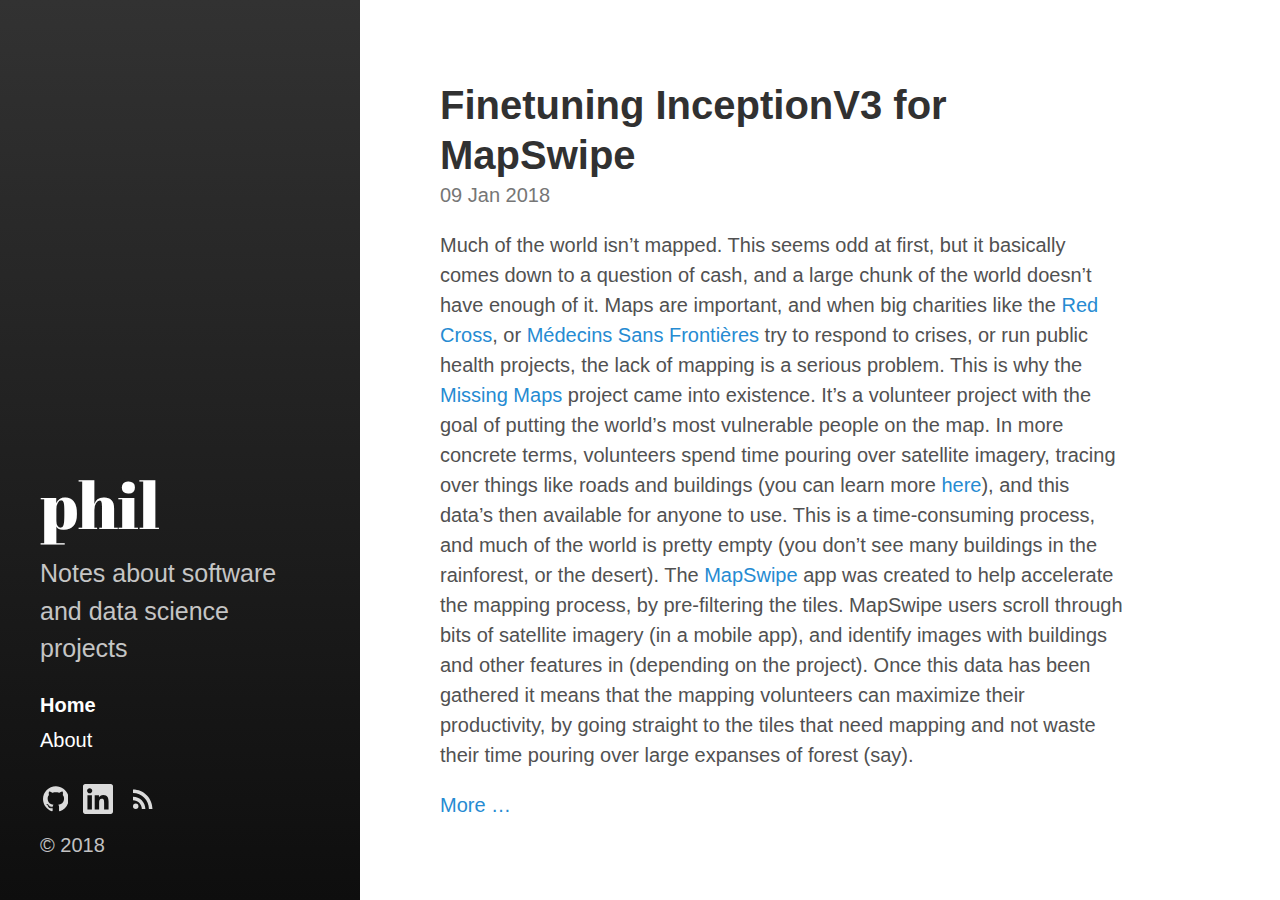
<file: index.html>
<!DOCTYPE html>
<html lang="en-us">

  <head>
  <link href="http://gmpg.org/xfn/11" rel="profile" />
  <meta http-equiv="X-UA-Compatible" content="IE=edge" />
  <meta http-equiv="content-type" content="text/html; charset=utf-8" />

  <!-- Enable responsiveness on mobile devices-->
  <meta name="viewport" content="width=device-width, initial-scale=1.0, maximum-scale=1" />

  <title>
    
      phil &middot; Philip Tromans Blog
    
  </title>


  <!-- CSS -->
  <link rel="stylesheet" href="/assets/css/main.css" />
  

<link rel="stylesheet" href="https://fonts.googleapis.com/css?family=Abril+Fatface" />

  <!-- Icons -->
  <link rel="apple-touch-icon-precomposed" sizes="144x144" href="/favicon.png" />
<link rel="shortcut icon" href="/favicon.ico" />

  <!-- RSS -->
  <link rel="alternate" type="application/rss+xml" title="RSS" href="/feed.xml" />

  <!-- Additional head bits without overriding original head -->
</head>


  <body class="index home">

    <div id="sidebar">
  <header>
    <h1 class="site-title">
      <a href="/">
        
        phil
      </a>
    </h1>
    <p class="lead">Notes about software and data science projects</p>
  </header>
  <nav id="sidebar-nav-links">
  
    <a class="home-link  active"
        href="/">Home</a>
  
  

  

  


  

  
    
      <a class="page-link "
          href="/about/">About</a>
    
  

  
    
  

  

  


  


  

  
    
  

  
    
  

  

  


  <!-- Optional additional links to insert in sidebar nav -->
</nav>


  

  <nav id="sidebar-icon-links">
    <a id="github-link"
       class="icon" title="Github" aria-label="Github"
       href="https://github.com/philiptromans">
      <svg version="1.1" xmlns="http://www.w3.org/2000/svg" viewBox="0 0 24 28"><path d="M12 2c6.625 0 12 5.375 12 12 0 5.297-3.437 9.797-8.203 11.391-0.609 0.109-0.828-0.266-0.828-0.578 0-0.391 0.016-1.687 0.016-3.297 0-1.125-0.375-1.844-0.812-2.219 2.672-0.297 5.484-1.313 5.484-5.922 0-1.313-0.469-2.375-1.234-3.219 0.125-0.313 0.531-1.531-0.125-3.187-1-0.313-3.297 1.234-3.297 1.234-0.953-0.266-1.984-0.406-3-0.406s-2.047 0.141-3 0.406c0 0-2.297-1.547-3.297-1.234-0.656 1.656-0.25 2.875-0.125 3.187-0.766 0.844-1.234 1.906-1.234 3.219 0 4.594 2.797 5.625 5.469 5.922-0.344 0.313-0.656 0.844-0.766 1.609-0.688 0.313-2.438 0.844-3.484-1-0.656-1.141-1.844-1.234-1.844-1.234-1.172-0.016-0.078 0.734-0.078 0.734 0.781 0.359 1.328 1.75 1.328 1.75 0.703 2.141 4.047 1.422 4.047 1.422 0 1 0.016 1.937 0.016 2.234 0 0.313-0.219 0.688-0.828 0.578-4.766-1.594-8.203-6.094-8.203-11.391 0-6.625 5.375-12 12-12zM4.547 19.234c0.031-0.063-0.016-0.141-0.109-0.187-0.094-0.031-0.172-0.016-0.203 0.031-0.031 0.063 0.016 0.141 0.109 0.187 0.078 0.047 0.172 0.031 0.203-0.031zM5.031 19.766c0.063-0.047 0.047-0.156-0.031-0.25-0.078-0.078-0.187-0.109-0.25-0.047-0.063 0.047-0.047 0.156 0.031 0.25 0.078 0.078 0.187 0.109 0.25 0.047zM5.5 20.469c0.078-0.063 0.078-0.187 0-0.297-0.063-0.109-0.187-0.156-0.266-0.094-0.078 0.047-0.078 0.172 0 0.281s0.203 0.156 0.266 0.109zM6.156 21.125c0.063-0.063 0.031-0.203-0.063-0.297-0.109-0.109-0.25-0.125-0.313-0.047-0.078 0.063-0.047 0.203 0.063 0.297 0.109 0.109 0.25 0.125 0.313 0.047zM7.047 21.516c0.031-0.094-0.063-0.203-0.203-0.25-0.125-0.031-0.266 0.016-0.297 0.109s0.063 0.203 0.203 0.234c0.125 0.047 0.266 0 0.297-0.094zM8.031 21.594c0-0.109-0.125-0.187-0.266-0.172-0.141 0-0.25 0.078-0.25 0.172 0 0.109 0.109 0.187 0.266 0.172 0.141 0 0.25-0.078 0.25-0.172zM8.937 21.438c-0.016-0.094-0.141-0.156-0.281-0.141-0.141 0.031-0.234 0.125-0.219 0.234 0.016 0.094 0.141 0.156 0.281 0.125s0.234-0.125 0.219-0.219z"></path>
</svg>

    </a>

    <a id="linkedin-link" class="icon" title="LinkedIn" aria-label="LinkedIn"
    href="https://www.linkedin.com/in/philiptromans/">
    <svg
   viewBox="0 0 24 24"
   height="24"
   width="24"
   xml:space="preserve"
   version="1.1"><g
     transform="matrix(1.3333333,0,0,-1.3333333,0,24)"
     id="g10"><g
       transform="scale(0.1)"
       id="g12">
       <path
         id="path14"
         style="fill-rule:nonzero;stroke:none"
         d="m 153.379,26.6211 h -26.691 v 41.7773 c 0,9.961 -0.172,22.7735 -13.875,22.7735 -13.8872,0 -16.0083,-10.8594 -16.0083,-22.0625 V 26.6211 H 70.1367 V 112.52 h 25.586 v -11.743 h 0.3711 c 3.5664,6.754 12.2652,13.871 25.2542,13.871 27.043,0 32.031,-17.7847 32.031,-40.9175 z M 40.0391,124.254 c -8.5743,0 -15.5,6.937 -15.5,15.48 0,8.547 6.9257,15.485 15.5,15.485 8.5351,0 15.4687,-6.938 15.4687,-15.485 0,-8.543 -6.9336,-15.48 -15.4687,-15.48 z M 53.3906,26.6211 H 26.6602 V 112.52 H 53.3906 Z M 166.672,180 H 13.2734 C 5.94922,180 0,174.191 0,167.023 V 12.9883 C 0,5.82031 5.94922,0 13.2734,0 H 166.672 c 7.344,0 13.316,5.82031 13.316,12.9883 V 167.023 c 0,7.168 -5.972,12.977 -13.316,12.977" />
        </g></g></svg>
	</a>

  <a id="subscribe-link"
     class="icon" title="Subscribe" aria-label="Subscribe"
     href="/feed.xml">
    <svg fill="#000000" height="24" viewBox="0 0 24 24" width="24" xmlns="http://www.w3.org/2000/svg">
    <path d="M0 0h24v24H0z" fill="none"/>
    <circle cx="6.18" cy="17.82" r="2.18"/>
    <path d="M4 4.44v2.83c7.03 0 12.73 5.7 12.73 12.73h2.83c0-8.59-6.97-15.56-15.56-15.56zm0 5.66v2.83c3.9 0 7.07 3.17 7.07 7.07h2.83c0-5.47-4.43-9.9-9.9-9.9z"/>
</svg>
  </a>

  
  
  
  

  

  

  <!-- Optional additional links to insert for icons links -->
</nav>
  <p>
  &copy; 2018
</p>
</div>

    <main class="container">
      <div class="content">
  


  

  
  <article class="post-body">
    <h2 class="post-title">
      <a href="/2018/01/09/finetuning-inceptionv3-for-mapswipe.html">
        Finetuning InceptionV3 for MapSwipe
      </a>
    </h2>
    <div class="post-meta">
  <span class="post-date">09 Jan 2018</span>
  <span class="post-categories">
    
  </span>
</div>

    
      <p>Much of the world isn’t mapped. This seems odd at first, but it basically comes down to a question of cash, and a large chunk of the world doesn’t have enough of it. Maps are important, and when big charities like the <a href="https://www.icrc.org/">Red Cross</a>, or <a href="https://www.msf.org.uk">Médecins Sans Frontières</a> try to respond to crises, or run public health projects, the lack of mapping is a serious problem. This is why the <a href="http://www.missingmaps.org/">Missing Maps</a> project came into existence. It’s a volunteer project with the goal of putting the world’s most vulnerable people on the map. In more concrete terms, volunteers spend time pouring over satellite imagery, tracing over things like roads and buildings (you can learn more <a href="http://www.missingmaps.org/">here</a>), and this data’s then available for anyone to use. This is a time-consuming process, and much of the world is pretty empty (you don’t see many buildings in the rainforest, or the desert). The <a href="https://mapswipe.org/">MapSwipe</a> app was created to help accelerate the mapping process, by pre-filtering the tiles. MapSwipe users scroll through bits of satellite imagery (in a  mobile app), and identify images with buildings and other features in (depending on the project). Once this data has been gathered it means that the mapping volunteers can maximize their productivity, by going straight to the tiles that need mapping and not waste their time pouring over large expanses of forest (say).</p>


    

    
      
      
      

      
        <a href="/2018/01/09/finetuning-inceptionv3-for-mapswipe.html">More &hellip;</a>
      
    
  </article>
  

  

</div>
    </main>

    <!-- Optional footer content -->

  </body>
</html>
</file>
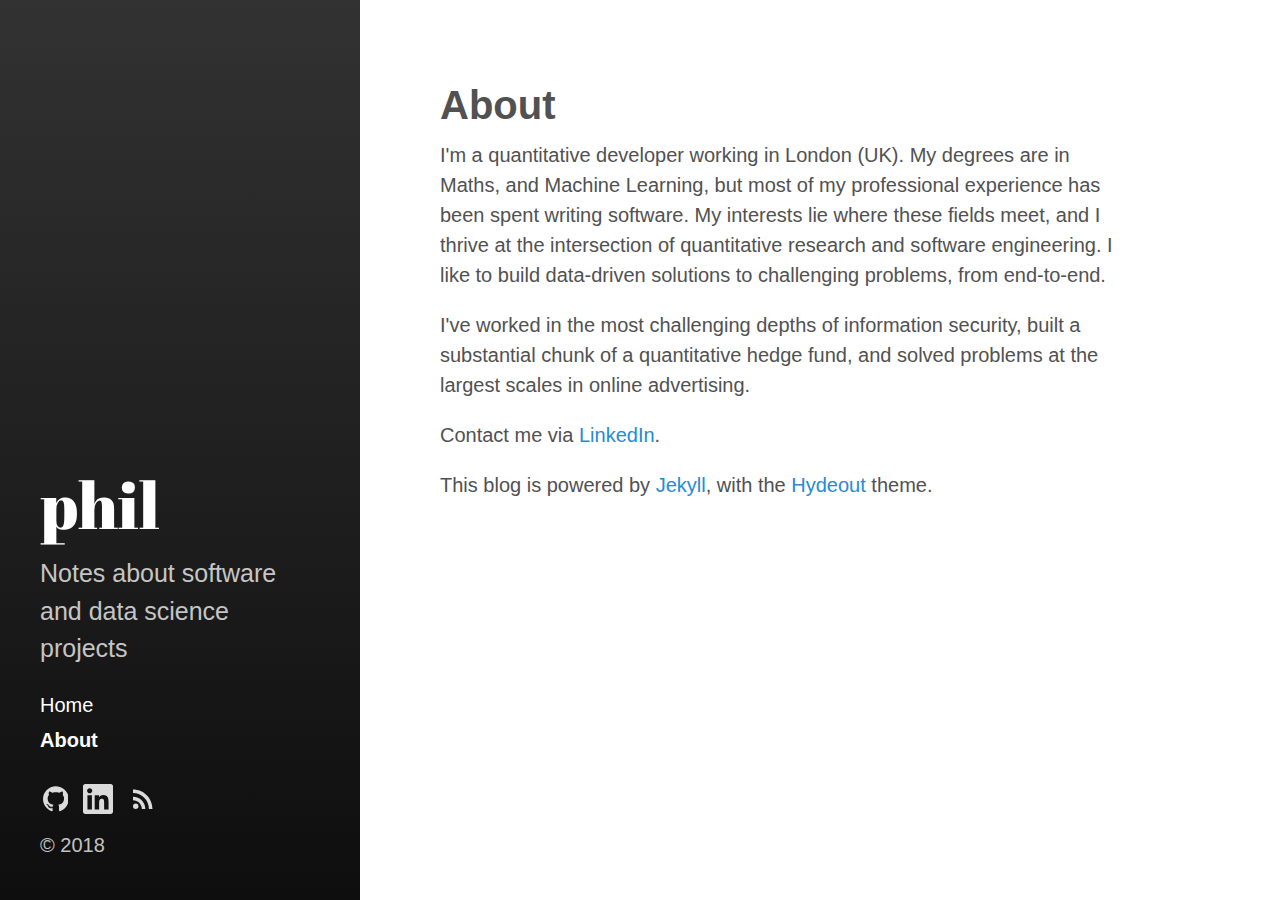
<file: about/index.html>
<!DOCTYPE html>
<html lang="en-us">

  <head>
  <link href="http://gmpg.org/xfn/11" rel="profile" />
  <meta http-equiv="X-UA-Compatible" content="IE=edge" />
  <meta http-equiv="content-type" content="text/html; charset=utf-8" />

  <!-- Enable responsiveness on mobile devices-->
  <meta name="viewport" content="width=device-width, initial-scale=1.0, maximum-scale=1" />

  <title>
    
      About &middot; phil
    
  </title>

 

  <!-- CSS -->
  <link rel="stylesheet" href="/assets/css/main.css" />
  

<link rel="stylesheet" href="https://fonts.googleapis.com/css?family=Abril+Fatface" />

  <!-- Icons -->
  <link rel="apple-touch-icon-precomposed" sizes="144x144" href="/favicon.png" />
<link rel="shortcut icon" href="/favicon.ico" />

  <!-- RSS -->
  <link rel="alternate" type="application/rss+xml" title="RSS" href="/feed.xml" />

  <!-- Additional head bits without overriding original head -->
</head>


  <body class="page">

    <div id="sidebar">
  <header>
    <div class="site-title">
      <a href="/">
        
          <span class="back-arrow icon"><svg fill="#000000" height="24" viewBox="0 0 24 24" width="24" xmlns="http://www.w3.org/2000/svg">
  <path d="M0 0h24v24H0z" fill="none"/>
  <path d="M20 11H7.83l5.59-5.59L12 4l-8 8 8 8 1.41-1.41L7.83 13H20v-2z"/>
</svg></span>
        
        phil
      </a>
    </div>
    <p class="lead">Notes about software and data science projects</p>
  </header>
  <nav id="sidebar-nav-links">
  
    <a class="home-link "
        href="/">Home</a>
  
  

  

  


  

  
    
      <a class="page-link  active"
          href="/about/">About</a>
    
  

  
    
  

  

  


  


  

  
    
  

  
    
  

  

  


  <!-- Optional additional links to insert in sidebar nav -->
</nav>


  

  <nav id="sidebar-icon-links">
    <a id="github-link"
       class="icon" title="Github" aria-label="Github"
       href="https://github.com/philiptromans">
      <svg version="1.1" xmlns="http://www.w3.org/2000/svg" viewBox="0 0 24 28"><path d="M12 2c6.625 0 12 5.375 12 12 0 5.297-3.437 9.797-8.203 11.391-0.609 0.109-0.828-0.266-0.828-0.578 0-0.391 0.016-1.687 0.016-3.297 0-1.125-0.375-1.844-0.812-2.219 2.672-0.297 5.484-1.313 5.484-5.922 0-1.313-0.469-2.375-1.234-3.219 0.125-0.313 0.531-1.531-0.125-3.187-1-0.313-3.297 1.234-3.297 1.234-0.953-0.266-1.984-0.406-3-0.406s-2.047 0.141-3 0.406c0 0-2.297-1.547-3.297-1.234-0.656 1.656-0.25 2.875-0.125 3.187-0.766 0.844-1.234 1.906-1.234 3.219 0 4.594 2.797 5.625 5.469 5.922-0.344 0.313-0.656 0.844-0.766 1.609-0.688 0.313-2.438 0.844-3.484-1-0.656-1.141-1.844-1.234-1.844-1.234-1.172-0.016-0.078 0.734-0.078 0.734 0.781 0.359 1.328 1.75 1.328 1.75 0.703 2.141 4.047 1.422 4.047 1.422 0 1 0.016 1.937 0.016 2.234 0 0.313-0.219 0.688-0.828 0.578-4.766-1.594-8.203-6.094-8.203-11.391 0-6.625 5.375-12 12-12zM4.547 19.234c0.031-0.063-0.016-0.141-0.109-0.187-0.094-0.031-0.172-0.016-0.203 0.031-0.031 0.063 0.016 0.141 0.109 0.187 0.078 0.047 0.172 0.031 0.203-0.031zM5.031 19.766c0.063-0.047 0.047-0.156-0.031-0.25-0.078-0.078-0.187-0.109-0.25-0.047-0.063 0.047-0.047 0.156 0.031 0.25 0.078 0.078 0.187 0.109 0.25 0.047zM5.5 20.469c0.078-0.063 0.078-0.187 0-0.297-0.063-0.109-0.187-0.156-0.266-0.094-0.078 0.047-0.078 0.172 0 0.281s0.203 0.156 0.266 0.109zM6.156 21.125c0.063-0.063 0.031-0.203-0.063-0.297-0.109-0.109-0.25-0.125-0.313-0.047-0.078 0.063-0.047 0.203 0.063 0.297 0.109 0.109 0.25 0.125 0.313 0.047zM7.047 21.516c0.031-0.094-0.063-0.203-0.203-0.25-0.125-0.031-0.266 0.016-0.297 0.109s0.063 0.203 0.203 0.234c0.125 0.047 0.266 0 0.297-0.094zM8.031 21.594c0-0.109-0.125-0.187-0.266-0.172-0.141 0-0.25 0.078-0.25 0.172 0 0.109 0.109 0.187 0.266 0.172 0.141 0 0.25-0.078 0.25-0.172zM8.937 21.438c-0.016-0.094-0.141-0.156-0.281-0.141-0.141 0.031-0.234 0.125-0.219 0.234 0.016 0.094 0.141 0.156 0.281 0.125s0.234-0.125 0.219-0.219z"></path>
</svg>

    </a>

    <a id="linkedin-link" class="icon" title="LinkedIn" aria-label="LinkedIn"
    href="https://www.linkedin.com/in/philiptromans/">
    <svg
   viewBox="0 0 24 24"
   height="24"
   width="24"
   xml:space="preserve"
   version="1.1"><g
     transform="matrix(1.3333333,0,0,-1.3333333,0,24)"
     id="g10"><g
       transform="scale(0.1)"
       id="g12">
       <path
         id="path14"
         style="fill-rule:nonzero;stroke:none"
         d="m 153.379,26.6211 h -26.691 v 41.7773 c 0,9.961 -0.172,22.7735 -13.875,22.7735 -13.8872,0 -16.0083,-10.8594 -16.0083,-22.0625 V 26.6211 H 70.1367 V 112.52 h 25.586 v -11.743 h 0.3711 c 3.5664,6.754 12.2652,13.871 25.2542,13.871 27.043,0 32.031,-17.7847 32.031,-40.9175 z M 40.0391,124.254 c -8.5743,0 -15.5,6.937 -15.5,15.48 0,8.547 6.9257,15.485 15.5,15.485 8.5351,0 15.4687,-6.938 15.4687,-15.485 0,-8.543 -6.9336,-15.48 -15.4687,-15.48 z M 53.3906,26.6211 H 26.6602 V 112.52 H 53.3906 Z M 166.672,180 H 13.2734 C 5.94922,180 0,174.191 0,167.023 V 12.9883 C 0,5.82031 5.94922,0 13.2734,0 H 166.672 c 7.344,0 13.316,5.82031 13.316,12.9883 V 167.023 c 0,7.168 -5.972,12.977 -13.316,12.977" />
        </g></g></svg>
	</a>

  <a id="subscribe-link"
     class="icon" title="Subscribe" aria-label="Subscribe"
     href="/feed.xml">
    <svg fill="#000000" height="24" viewBox="0 0 24 24" width="24" xmlns="http://www.w3.org/2000/svg">
    <path d="M0 0h24v24H0z" fill="none"/>
    <circle cx="6.18" cy="17.82" r="2.18"/>
    <path d="M4 4.44v2.83c7.03 0 12.73 5.7 12.73 12.73h2.83c0-8.59-6.97-15.56-15.56-15.56zm0 5.66v2.83c3.9 0 7.07 3.17 7.07 7.07h2.83c0-5.47-4.43-9.9-9.9-9.9z"/>
</svg>
  </a>

  
  
  
  

  

  

  <!-- Optional additional links to insert for icons links -->
</nav>
  <p>
  &copy; 2018
</p>
</div>

    <main class="container">
      <header>
  <h1 class="page-title">About</h1>
</header>
<div class="content">
  <p>I'm a quantitative developer working in London (UK). My degrees are in Maths, and Machine Learning, but most of my professional experience has been spent writing software. My interests lie where these fields meet, and I thrive at the intersection of quantitative research and software engineering. I like to build data-driven solutions to challenging problems, from end-to-end.</p>

<p>I've worked in the most challenging depths of information security, built a substantial chunk of a quantitative hedge fund, and solved problems at the largest scales in online advertising.</p>

<p>Contact me via <a href="https://www.linkedin.com/in/philiptromans/">LinkedIn</a>.</p>

<p>This blog is powered by <a href="https://jekyllrb.com/">Jekyll</a>, with the <a href="https://github.com/fongandrew/hydeout">Hydeout</a> theme.</p>

</div>

    </main>

    <!-- Optional footer content -->

  </body>
</html>
</file>
<file: assets/css/main.css>
/*
  Most of these imports are derived from https://github.com/poole/poole.
  Designed, built, and released under MIT license by @mdo.
*/
* {
  -webkit-box-sizing: border-box;
  -moz-box-sizing: border-box;
  box-sizing: border-box; }

html,
body {
  margin: 0;
  padding: 0; }

html {
  font-family: -apple-system, BlinkMacSystemFont, "Segoe UI", "Roboto", "Oxygen", "Ubuntu", "Cantarell", "Fira Sans", "Droid Sans", "Helvetica Neue", Arial, sans-serif;
  font-size: 1rem;
  line-height: 1.5; }
  @media (min-width: 49rem) {
    html {
      font-size: 1.25rem; } }

body {
  -webkit-text-size-adjust: 100%;
  -ms-text-size-adjust: 100%; }

main, article, section {
  display: block; }

a {
  color: #268bd2;
  text-decoration: none; }
  a:hover, a:focus {
    text-decoration: underline; }
  a strong {
    color: inherit; }

img {
  max-width: 100%;
  border-radius: 5px;
  height: auto; }

table {
  margin-bottom: 1rem;
  width: 100%;
  font-size: 85%;
  border: 1px solid #e5e5e5;
  border-collapse: collapse; }

td,
th {
  padding: .25rem .5rem;
  border: 1px solid #e5e5e5; }

th {
  text-align: left; }

tbody tr:nth-child(odd) td,
tbody tr:nth-child(odd) th {
  background-color: #f9f9f9; }

input[type="text"], input[type="search"], input[type="submit"], button {
  padding: 1em 1.5em;
  border: 1px solid #e5e5e5;
  border-radius: 300px; }

button, input[type="submit"] {
  cursor: pointer;
  background: transparent;
  border-color: #e5e5e5;
  color: #268bd2;
  transition: color 0.6s ease-in-out, border-color 0.6s ease-in-out, background 0.6s ease-in-out; }
  button:hover, input[type="submit"]:hover {
    background: #268bd2;
    border-color: #268bd2;
    color: white;
    box-shadow: 1px 1px 1px rgba(0, 0, 0, 0.16); }

h1, h2, h3, h4, h5, h6, .site-title {
  margin-bottom: 0.5rem;
  font-weight: 600;
  line-height: 1.25;
  color: #313131;
  text-rendering: optimizeLegibility; }

h1 {
  font-size: 2rem; }

h2 {
  margin-top: 1rem;
  font-size: 1.5rem; }

h3 {
  margin-top: 1.5rem;
  font-size: 1.25rem; }

h4, h5, h6 {
  margin-top: 1rem;
  font-size: 1rem; }

p {
  margin-top: 0;
  margin-bottom: 1rem; }

strong {
  color: #303030; }

ul, ol, dl {
  margin-top: 0;
  margin-bottom: 1rem; }

dt {
  font-weight: bold; }

dd {
  margin-bottom: .5rem; }

hr {
  position: relative;
  margin: 1.5rem 0;
  border: 0;
  border-top: 1px solid #eee;
  border-bottom: 1px solid #fff; }

abbr {
  font-size: 85%;
  font-weight: bold;
  color: #555;
  text-transform: uppercase; }
  abbr[title] {
    cursor: help;
    border-bottom: 1px dotted #e5e5e5; }

blockquote {
  padding: .5rem 1rem;
  margin: .8rem 0;
  color: #7a7a7a;
  border-left: 0.25rem solid #e5e5e5; }
  blockquote p:last-child {
    margin-bottom: 0; }
  @media (min-width: 30em) {
    blockquote {
      padding-right: 5rem;
      padding-left: 1.25rem; } }

a[href^="#fn:"],
a[href^="#fnref:"] {
  display: inline-block;
  margin-left: .1rem;
  font-weight: bold; }

.footnotes {
  margin-top: 2rem;
  font-size: 85%; }

.lead {
  font-size: 1.25rem;
  font-weight: 300; }

a svg, .icon svg {
  height: 1em;
  width: auto; }

a svg {
  fill: #268bd2; }

.icon {
  vertical-align: middle; }

.highlight .hll {
  background-color: #ffc; }

.highlight .c {
  color: #999; }

/* Comment */
.highlight .err {
  color: #a00;
  background-color: #faa; }

/* Error */
.highlight .k {
  color: #069; }

/* Keyword */
.highlight .o {
  color: #555; }

/* Operator */
.highlight .cm {
  color: #09f;
  font-style: italic; }

/* Comment.Multiline */
.highlight .cp {
  color: #099; }

/* Comment.Preproc */
.highlight .c1 {
  color: #999; }

/* Comment.Single */
.highlight .cs {
  color: #999; }

/* Comment.Special */
.highlight .gd {
  background-color: #fcc;
  border: 1px solid #c00; }

/* Generic.Deleted */
.highlight .ge {
  font-style: italic; }

/* Generic.Emph */
.highlight .gr {
  color: #f00; }

/* Generic.Error */
.highlight .gh {
  color: #030; }

/* Generic.Heading */
.highlight .gi {
  background-color: #cfc;
  border: 1px solid #0c0; }

/* Generic.Inserted */
.highlight .go {
  color: #aaa; }

/* Generic.Output */
.highlight .gp {
  color: #009; }

/* Generic.Prompt */
/* Generic.Strong */
.highlight .gu {
  color: #030; }

/* Generic.Subheading */
.highlight .gt {
  color: #9c6; }

/* Generic.Traceback */
.highlight .kc {
  color: #069; }

/* Keyword.Constant */
.highlight .kd {
  color: #069; }

/* Keyword.Declaration */
.highlight .kn {
  color: #069; }

/* Keyword.Namespace */
.highlight .kp {
  color: #069; }

/* Keyword.Pseudo */
.highlight .kr {
  color: #069; }

/* Keyword.Reserved */
.highlight .kt {
  color: #078; }

/* Keyword.Type */
.highlight .m {
  color: #f60; }

/* Literal.Number */
.highlight .s {
  color: #d44950; }

/* Literal.String */
.highlight .na {
  color: #4f9fcf; }

/* Name.Attribute */
.highlight .nb {
  color: #366; }

/* Name.Builtin */
.highlight .nc {
  color: #0a8; }

/* Name.Class */
.highlight .no {
  color: #360; }

/* Name.Constant */
.highlight .nd {
  color: #99f; }

/* Name.Decorator */
.highlight .ni {
  color: #999; }

/* Name.Entity */
.highlight .ne {
  color: #c00; }

/* Name.Exception */
.highlight .nf {
  color: #c0f; }

/* Name.Function */
.highlight .nl {
  color: #99f; }

/* Name.Label */
.highlight .nn {
  color: #0cf; }

/* Name.Namespace */
.highlight .nt {
  color: #2f6f9f; }

/* Name.Tag */
.highlight .nv {
  color: #033; }

/* Name.Variable */
.highlight .ow {
  color: #000; }

/* Operator.Word */
.highlight .w {
  color: #bbb; }

/* Text.Whitespace */
.highlight .mf {
  color: #f60; }

/* Literal.Number.Float */
.highlight .mh {
  color: #f60; }

/* Literal.Number.Hex */
.highlight .mi {
  color: #f60; }

/* Literal.Number.Integer */
.highlight .mo {
  color: #f60; }

/* Literal.Number.Oct */
.highlight .sb {
  color: #c30; }

/* Literal.String.Backtick */
.highlight .sc {
  color: #c30; }

/* Literal.String.Char */
.highlight .sd {
  color: #c30;
  font-style: italic; }

/* Literal.String.Doc */
.highlight .s2 {
  color: #c30; }

/* Literal.String.Double */
.highlight .se {
  color: #c30; }

/* Literal.String.Escape */
.highlight .sh {
  color: #c30; }

/* Literal.String.Heredoc */
.highlight .si {
  color: #a00; }

/* Literal.String.Interpol */
.highlight .sx {
  color: #c30; }

/* Literal.String.Other */
.highlight .sr {
  color: #3aa; }

/* Literal.String.Regex */
.highlight .s1 {
  color: #c30; }

/* Literal.String.Single */
.highlight .ss {
  color: #fc3; }

/* Literal.String.Symbol */
.highlight .bp {
  color: #366; }

/* Name.Builtin.Pseudo */
.highlight .vc {
  color: #033; }

/* Name.Variable.Class */
.highlight .vg {
  color: #033; }

/* Name.Variable.Global */
.highlight .vi {
  color: #033; }

/* Name.Variable.Instance */
.highlight .il {
  color: #f60; }

/* Literal.Number.Integer.Long */
.css .o,
.css .o + .nt,
.css .nt + .nt {
  color: #999; }

code,
pre {
  font-family: Menlo, Monaco, "Courier New", monospace; }

code {
  padding: .25em .5em;
  font-size: 85%;
  color: #bf616a;
  background-color: #f9f9f9;
  border-radius: 3px; }

pre {
  margin-top: 0;
  margin-bottom: 1rem; }

pre code {
  padding: 0;
  font-size: 100%;
  color: inherit;
  background-color: transparent; }

.highlight {
  padding: 1rem;
  margin-bottom: 1rem;
  font-size: .8rem;
  line-height: 1.4;
  background-color: #f9f9f9;
  border-radius: .25rem; }
  .highlight pre {
    margin-bottom: 0;
    overflow-x: auto; }
  .highlight .lineno {
    display: inline-block;
    padding-right: .75rem;
    padding-left: .25rem;
    color: #999;
    -webkit-user-select: none;
    -moz-user-select: none;
    user-select: none; }

pre {
  max-width: 100%;
  overflow-x: auto; }

/*
  Layout

  Styles for managing the structural hierarchy of the site.
  Hydeout features the large colored sidebar from Hyde that houses the
  site name, intro, and "footer" content. Sidebar is on top of content on
  mobile and expands into sidebar on larger width displays.

  Sidebar CSS assumes HTML looks like this for post pages:

    body
    > #sidebar
      > header (primary sidebar content -- i.e. title)
        > h1 (home page only, otherwise div or span)
      > secondary nav content we may want to hide on certain pages
    > .container
      > h1 (non-home page)
      > .content

  Basic approach is to color in body, make sidebar background transparent,
  and then fill in the .container or .content elements depending on how far
  we want the sidebar or header to stretch.
*/
body {
  color: rgba(255, 255, 255, 0.75);
  background-color: #202020;
  background-image: linear-gradient(to bottom, #323232, #0e0e0e);
  display: flex;
  flex-direction: column;
  min-width: 100vw;
  min-height: 100vh; }

#sidebar {
  flex: 0 0 auto;
  padding: 2rem; }
  #sidebar .site-title {
    font-family: "Abril Fatface", serif;
    font-weight: normal;
    font-size: 1.25rem;
    color: rgba(255, 255, 255, 0.75);
    margin-top: 0;
    margin-bottom: 0.5rem; }
    #sidebar .site-title a {
      color: inherit; }
      #sidebar .site-title a:hover {
        color: white; }
    #sidebar .site-title .back-arrow {
      margin-right: 0.5rem; }

.container {
  flex: 1 1 auto;
  display: flex;
  flex-direction: column; }
  .container > .content {
    flex-grow: 1; }

.content {
  background: #fff;
  color: #515151;
  padding: 2rem; }

/* -----------------------------------------------------------
  Mobile view
----------------------------------------------------------- */
#sidebar header ~ *, #sidebar header ~ nav, #sidebar p.lead {
  display: none; }

.container > header {
  background: transparent;
  color: white;
  margin: -1.5rem 2rem 2rem; }
  .container > header h1, .container > header h2 {
    color: white; }
    .container > header h1:last-child, .container > header h2:last-child {
      margin-bottom: 0; }

/* -----------------------------------------------------------
  Mobile view for home page)
----------------------------------------------------------- */
.home #sidebar {
  text-align: center; }
  .home #sidebar .site-title {
    font-size: 3.25rem;
    color: white; }
  .home #sidebar header ~ *, .home #sidebar p.lead {
    display: block; }
  .home #sidebar header ~ nav {
    display: flex; }
  .home #sidebar > *:last-child {
    margin-bottom: 0.5rem; }

/* -----------------------------------------------------------
  Tablet / Desktop view
----------------------------------------------------------- */
@media (min-width: 49rem) {
  body {
    flex-direction: row;
    height: 100vh;
    overflow: auto; }
    body > * {
      max-height: 100vh;
      overflow: auto; }

  /* Undo mobile CSS */
  #sidebar, .home #sidebar {
    width: 18rem;
    text-align: left; }
    #sidebar > *:last-child, .home #sidebar > *:last-child {
      margin-bottom: 0; }

  #sidebar .site-title {
    font-size: 3.25rem; }
    #sidebar .site-title a {
      color: white; }
    #sidebar .site-title .back-arrow {
      display: none; }
  #sidebar p.lead, #sidebar header ~ * {
    display: block; }
  #sidebar header ~ nav {
    display: flex; }

  .index #sidebar {
    margin-bottom: 0; }

  .container {
    background: #fff;
    color: #515151;
    padding: 4rem;
    height: 100vh; }
    .container > header {
      color: inherit;
      margin: 0; }
      .container > header h1, .container > header h2 {
        color: inherit; }
        .container > header h1:last-child, .container > header h2:last-child {
          margin-bottom: 0.5rem; }
    .container > * {
      max-width: 90%;
      padding: 0; } }
/* -----------------------------------------------------------
  Sidebar links + nav
----------------------------------------------------------- */
#sidebar a {
  color: #fff; }
  #sidebar a svg {
    fill: rgba(255, 255, 255, 0.85); }
  #sidebar a:hover svg, #sidebar a:focus svg, #sidebar a.active svg {
    fill: #fff; }
  #sidebar a:hover, #sidebar a:focus {
    text-decoration: underline; }
    #sidebar a:hover.icon, #sidebar a:focus.icon {
      text-decoration: none; }
  #sidebar a.active {
    font-weight: bold; }

#sidebar nav {
  display: flex; }

#sidebar-nav-links {
  flex-flow: column nowrap; }

#sidebar-icon-links {
  max-width: 100%;
  flex-flow: row wrap;
  justify-content: center;
  margin-top: 1rem; }
  @media (min-width: 49rem) {
    #sidebar-icon-links {
      margin-left: -0.25em;
      justify-content: flex-start; } }

#sidebar nav > * {
  display: block;
  line-height: 1.75; }

#sidebar nav > .icon {
  font-size: 1.5rem;
  display: inline-block;
  margin: 0 0.25em; }

/* -----------------------------------------------------------
  Sticky sidebar

  Set $sidebar-stick variable to affix sidebar contents to the
  bottom of the sidebar in tablets and up.
----------------------------------------------------------- */
@media (min-width: 49rem) {
  body {
    align-items: flex-end; } }
/* -----------------------------------------------------------
  Reverse layout

  Flip the orientation of the page by placing the `#sidebar`
  on the right.
----------------------------------------------------------- */
.masthead {
  padding-top: 1rem;
  padding-bottom: 1rem;
  margin-bottom: 3rem; }

.masthead-title {
  margin-top: 0;
  margin-bottom: 0;
  color: #515151; }
  .masthead-title a {
    color: inherit; }
  .masthead-title small {
    font-size: 75%;
    font-weight: 400;
    opacity: .5; }

article + *, .post-body ~ section {
  padding-top: 2rem;
  border-top: 1px solid #e5e5e5;
  margin-top: 2rem; }
  article + * > h2:first-child, article + * > h3:first-child, .post-body ~ section > h2:first-child, .post-body ~ section > h3:first-child {
    margin-top: 0; }

.post .content li + li, .page .content li + li {
  margin-top: .25rem; }

.page-title,
.post-title,
.post-title a {
  color: #313131; }

.page-title,
.post-title {
  margin-top: 0; }

h2.post-title, h2.page-title {
  font-size: 2rem; }

.post-meta {
  margin-top: -.5rem;
  margin-bottom: 1rem;
  color: #767676; }

.post-tags a {
  font-size: 0.8em;
  margin-right: 0.5rem;
  white-space: nowrap;
  opacity: 0.75; }
  .post-tags a .tag-name {
    text-transform: capitalize; }
  .post-tags a:hover {
    text-decoration: none;
    opacity: 1; }

.posts-by-tag h2 {
  text-transform: capitalize; }

.posts-list {
  padding-left: 0;
  list-style: none; }
  .posts-list h3 {
    margin-top: 0; }
  .posts-list li small {
    font-size: 75%;
    color: #999;
    white-space: nowrap; }
  .posts-list li a:hover {
    color: #268bd2;
    text-decoration: none; }
    .posts-list li a:hover small {
      color: inherit; }

button.disqus-load {
  margin-top: 1em; }

/*
  Pagination

  Super lightweight (HTML-wise) blog pagination. Should only be visible
  when there is navigation available -- single buttons at top or bottom
  of each page.
*/
.pagination {
  margin-bottom: 2rem;
  color: #ccc;
  text-align: center; }
  .pagination > a {
    display: inline-block;
    padding: 1em 1.5em;
    border: solid #e5e5e5;
    border-radius: 300px;
    border-width: 1px;
    width: 60%;
    max-width: 18rem;
    background: #fff;
    box-shadow: 1px 1px 1px rgba(0, 0, 0, 0.16); }
    .pagination > a:hover {
      background-color: #e5e5e5; }

* + .pagination {
  margin-top: 2rem; }

.content .pagination:first-child {
  margin-top: -4rem; }

.index #sidebar {
  padding-bottom: calc(2rem + 1em); }

.home.index #sidebar {
  padding-bottom: 2rem; }

@media (min-width: 49rem) {
  .pagination > a {
    box-shadow: none; }
    .pagination > a:hover {
      box-shadow: 1px 1px 1px rgba(0, 0, 0, 0.16); }

  .content .pagination:first-child {
    margin-top: 0; }
    .content .pagination:first-child + * {
      padding-top: 2rem;
      border-top: 1px solid #e5e5e5;
      margin-top: 2rem; }

  .index #sidebar {
    padding-bottom: 2rem; } }
.message {
  margin-bottom: 1rem;
  padding: 1rem;
  color: #717171;
  background-color: #f9f9f9; }

.search-row {
  display: flex;
  border: 1px solid #e5e5e5;
  border-radius: 300px;
  padding: 2px; }
  .search-row input {
    border: 0; }
  .search-row input + input {
    margin-left: 2px; }
  .search-row input[type="text"], .search-row input[type="search"] {
    flex-grow: 1; }

.tags-list a {
  margin-right: 0.5em;
  white-space: nowrap;
  opacity: 0.75; }
  .tags-list a .tag-count {
    background: #268bd2;
    color: rgba(255, 255, 255, 0.8);
    margin-left: 0.25em;
    border-radius: 1000px;
    font-size: 0.75em;
    padding-left: 0.6em;
    padding-right: 0.6em; }
  .tags-list a:hover {
    text-decoration: none;
    opacity: 1; }

@keyframes posts-for-tag-fade-in {
  from {
    opacity: 0; }
  to {
    opacity: 1; } }
.posts-for-tag {
  display: none; }
  .posts-for-tag:target {
    display: block;
    animation: posts-for-tag-fade-in 0.6s ease-in-out; }
</file>
